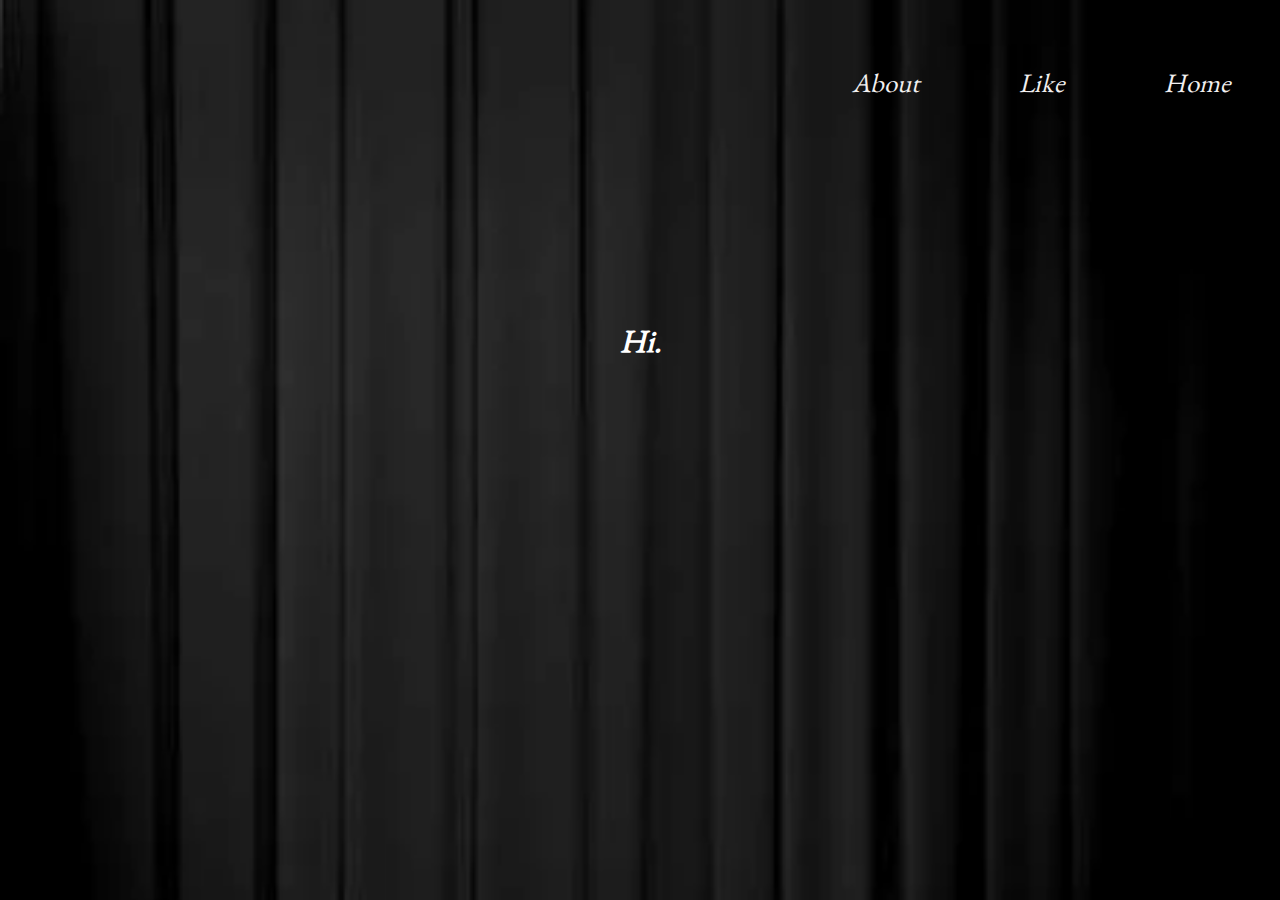
<file: test/index.html>
<!DOCTYPE html>
<html lang="en">
<head>
    <meta charset="UTF-8">
    <meta name="viewport" content="width=device-width, initial-scale=1.0">
    <link rel="stylesheet" href="style.css">
    <title>KyoungMin Kim</title>
    <script defer src="js/index.js"></script>
</head>
<body>
    <style>
        @import url('https://fonts.googleapis.com/css2?family=Benne&display=swap');
    </style>
    <div class="header">
        <div class="header_nav">
            <a href="About.html">
                <span class="header_menu">About</span>
            </a>
            <a href="Like.html">
                <span class="header_menu">Like</span>
            </a>
            <a href="index.html">
                <span class="header_menu">Home</span>
            </a>
        </div>
    </div>
        <div class = "content_wrap">
            <div class="text_box">
                <span class = "text"></span>
            </div>
        
        </div>    
    </div>
</body>
</html>
</file>
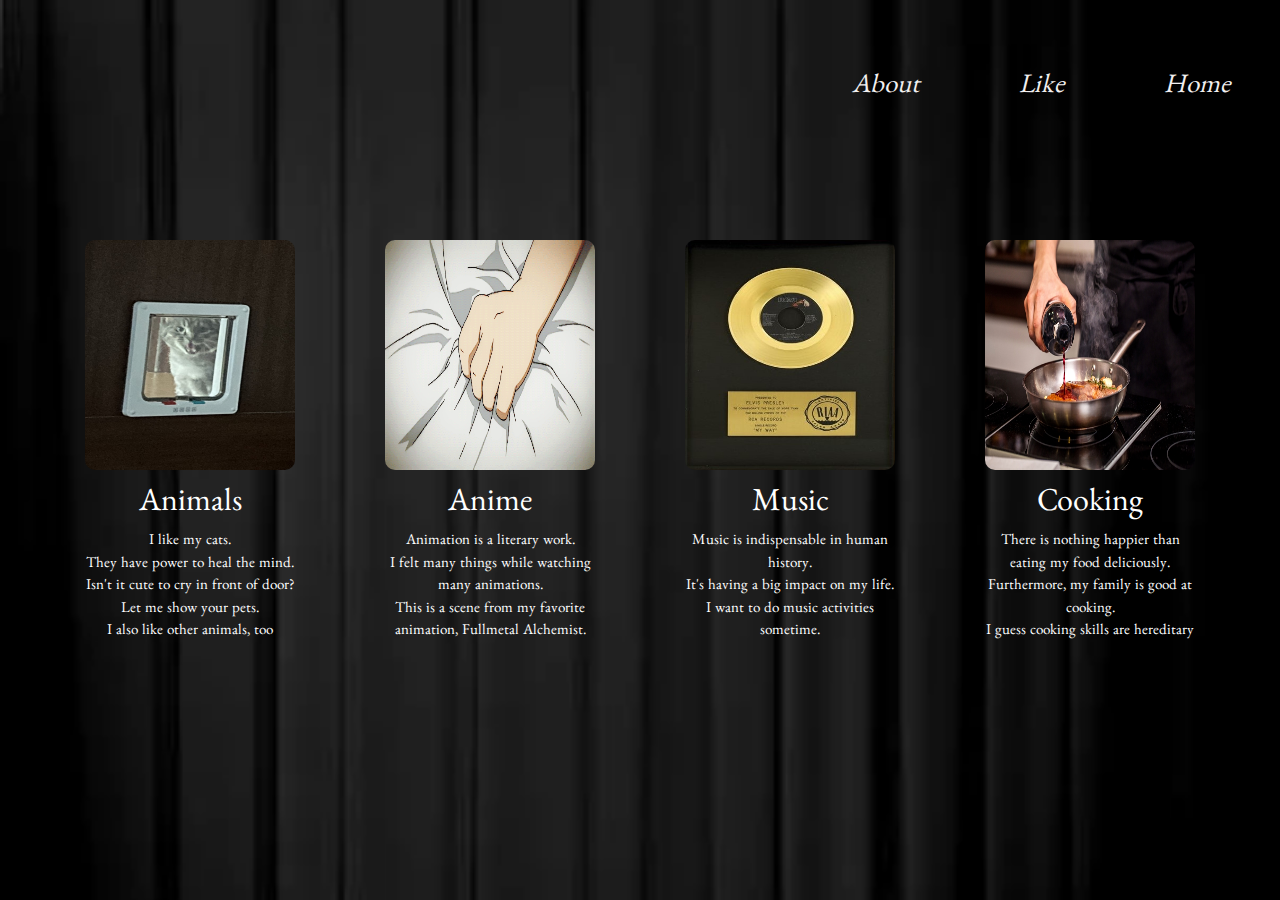
<file: test/Like.html>
<!DOCTYPE html>
<html lang="en">
<head>
    <meta charset="UTF-8">
    <meta name="viewport" content="width=device-width, initial-scale=1.0">
    <link rel="stylesheet" href="style.css">
    <title>KyoungMin Kim</title>
    <script defer src="js/Like.js"></script>
</head>
<body>
    <style>
       @import url('https://fonts.googleapis.com/css2?family=Benne&display=swap');
    </style>
<div class="header">
    <div class="header_nav">
        <a href="About.html">
            <span class="header_menu">About</span>
        </a>
        <a href="Like.html">
            <span class="header_menu">Like</span>
        </a>
        <a href="index.html">
            <span class="header_menu">Home</span>
        </a>
    </div>
</div>
        <div class="Like_list-wrap">
            <div class="Like_list" id="list1">
                <img src="pic/mycat.jpg" class="Like_list-pic">
                <div class="Like_list-text">
                    <div class="Like_list-title">Animals</div>
                    <div class="Like_list-description">
                        I like my cats.<br>
                        They have power to heal the mind.<br>
                        Isn't it cute to cry in front of door?<br>
                        Let me show your pets.<br>
                        I also like other animals, too</div>
                </div>
            </div>
            <div class="Like_list" id="list2">
                <img src="pic/anime.gif" class="Like_list-pic">
                <div class="Like_list-text">
                    <div class="Like_list-title">Anime</div>
                    <div class="Like_list-description">Animation is a literary work.<br>
                        I felt many things while watching many animations.<br>
                        This is a scene from my favorite animation, Fullmetal Alchemist. </div>
                </div>
            </div>
            <div class="Like_list" id="list3">
                <img src="pic/music.jpg" class="Like_list-pic">
                <div class="Like_list-text">
                    <div class="Like_list-title">Music</div>
                    <div class="Like_list-description">Music is indispensable in human history.<br>
                        It's having a big impact on my life.<br> 
                        I want to do music activities sometime. </div>
                </div>
            </div>
            <div class="Like_list" id="list4">
                <img src="pic/cooking.jpg" class="Like_list-pic">
                <div class="Like_list-text">
                    <div class="Like_list-title">Cooking</div>
                    <div class="Like_list-description">There is nothing happier than eating my food deliciously. <br>
                        Furthermore, my family is good at cooking.<br>
                        I guess cooking skills are hereditary <br>
                    </div>
                </div>
            </div>
    </div>
</body>
</html>
</file>
<file: test/style.css>
@import "css/header.css";
@import "css/About.css";
@import "css/Like.css";
@import "css/index.css";

body {
  background-color: black;
  background-image: url("pic/curtain.jpg");
  background-size: cover;
    margin: 0;
    padding: 0;
    animation : fadein 0.5s;
}

@keyframes fadein {
    from {
        opacity: 0;
    }
    to {
        opacity: 1;
    }
}
</file>
